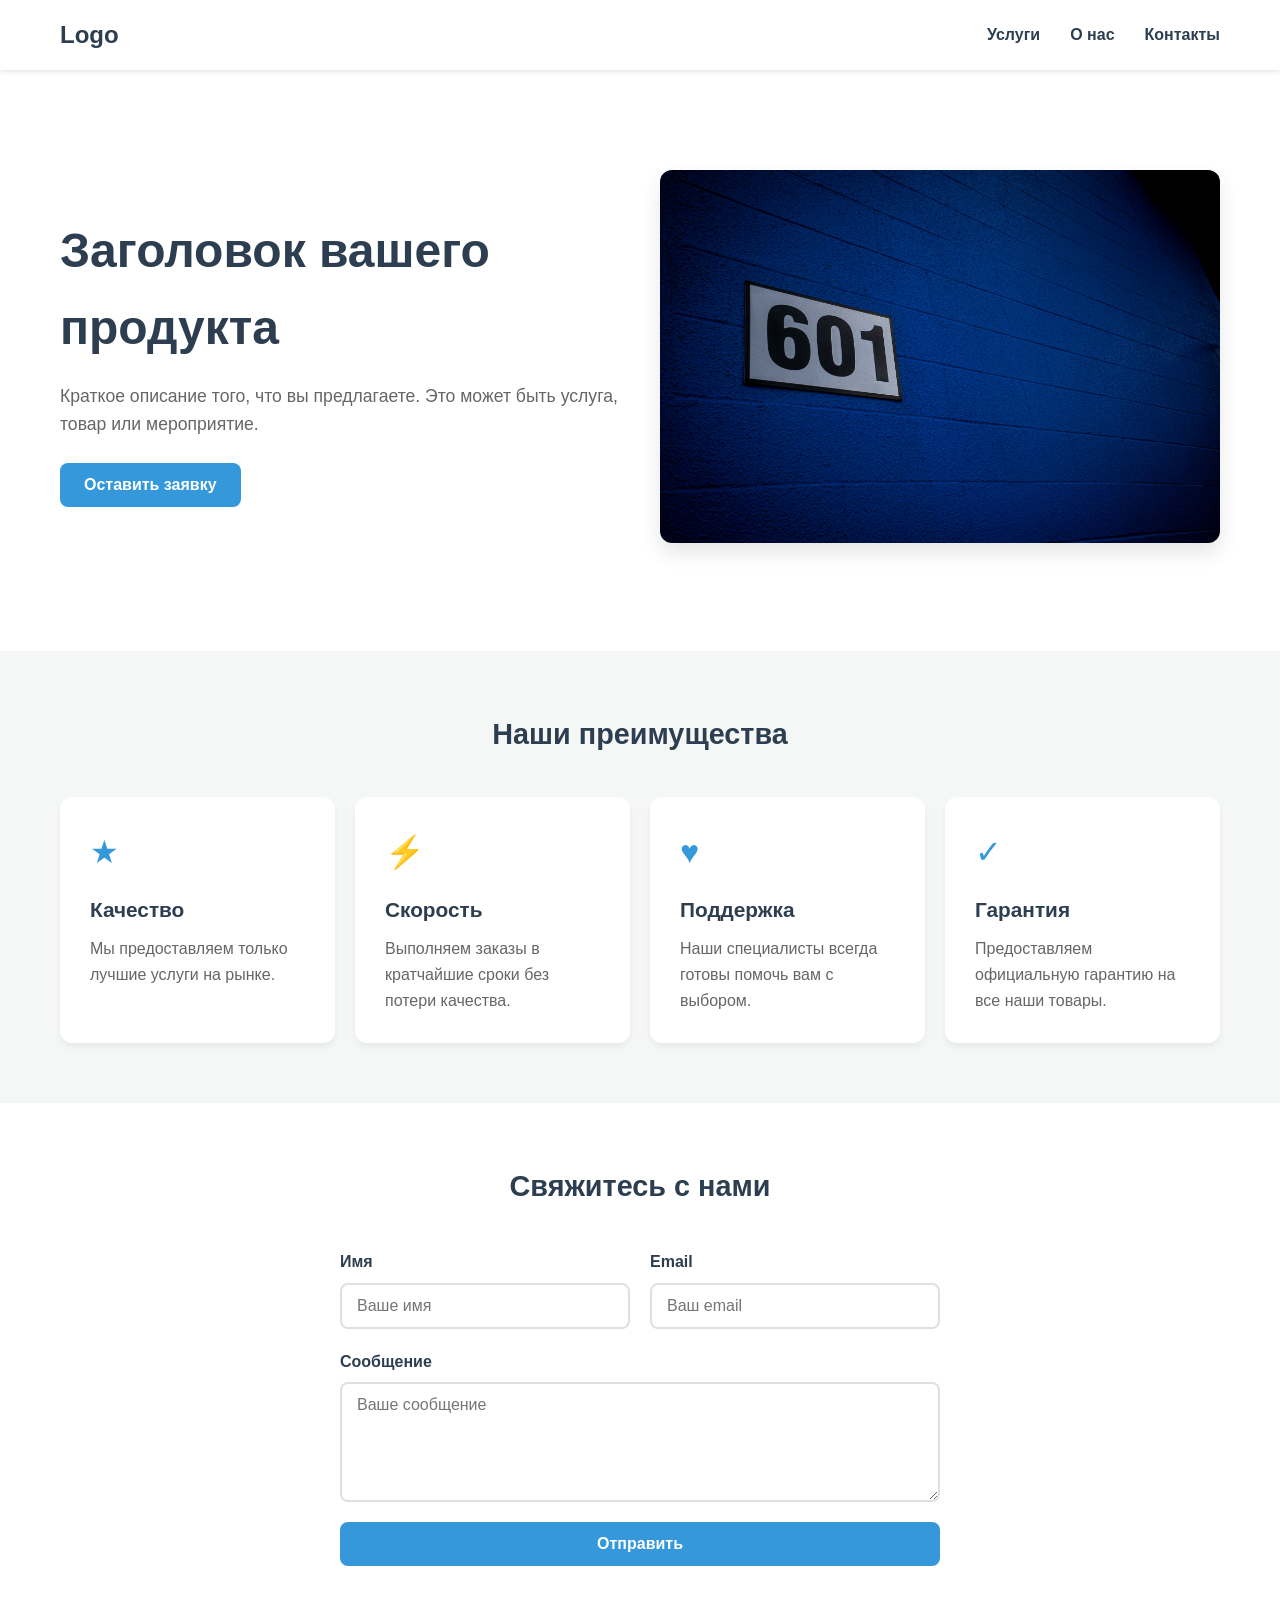
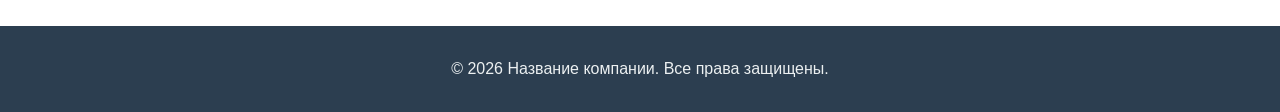
<file: task2/index.html>
<!DOCTYPE html>
<html lang="ru">
<head>
    <meta charset="utf-8">
    <meta name="viewport" content="width=device-width, initial-scale=1.0">
    <title>Лендинг — Название проекта</title>
    <link rel="stylesheet" href="style.css">
</head>
<body>
    <!-- Шапка -->
    <header class="header">
        <div class="container header__container">
            <a href="#" class="logo">Logo</a>
            
            <!-- Бургер для мобильных (визуальный) -->
            <div class="burger">
                <span></span>
                <span></span>
                <span></span>
            </div>

            <!-- Меню (на мобильных скрыто, на планшетах/десктопах flex) -->
            <nav class="nav">
                <a href="#features" class="nav__link">Услуги</a>
                <a href="#about" class="nav__link">О нас</a>
                <a href="#contacts" class="nav__link">Контакты</a>
            </nav>
        </div>
    </header>

    <main>
        <!-- Герой-секция -->
        <section class="hero">
            <div class="container hero__container">
                <div class="hero__content">
                    <h1 class="hero__title">Заголовок вашего продукта</h1>
                    <p class="hero__text">Краткое описание того, что вы предлагаете. Это может быть услуга, товар или мероприятие.</p>
                    <button class="btn btn--primary">Оставить заявку</button>
                </div>
                <div class="hero__image">
                    <img src="hero.jpg" alt="Изображение продукта">
                </div>
            </div>
        </section>

        <!-- Карточки услуг/товаров -->
        <section class="features" id="features">
            <div class="container">
                <h2 class="section-title">Наши преимущества</h2>
                <div class="features__grid">
                    <!-- Карточка 1 -->
                    <article class="card">
                        <div class="card__icon">★</div>
                        <h3 class="card__title">Качество</h3>
                        <p class="card__text">Мы предоставляем только лучшие услуги на рынке.</p>
                    </article>
                    <!-- Карточка 2 -->
                    <article class="card">
                        <div class="card__icon">⚡</div>
                        <h3 class="card__title">Скорость</h3>
                        <p class="card__text">Выполняем заказы в кратчайшие сроки без потери качества.</p>
                    </article>
                    <!-- Карточка 3 -->
                    <article class="card">
                        <div class="card__icon">♥</div>
                        <h3 class="card__title">Поддержка</h3>
                        <p class="card__text">Наши специалисты всегда готовы помочь вам с выбором.</p>
                    </article>
                    <!-- Карточка 4 -->
                    <article class="card">
                        <div class="card__icon">✓</div>
                        <h3 class="card__title">Гарантия</h3>
                        <p class="card__text">Предоставляем официальную гарантию на все наши товары.</p>
                    </article>
                </div>
            </div>
        </section>

        <!-- Форма обратной связи -->
        <section class="contact" id="contacts">
            <div class="container">
                <h2 class="section-title">Свяжитесь с нами</h2>
                <form class="contact__form">
                    <div class="form-group">
                        <label for="name" class="form-label">Имя</label>
                        <input type="text" id="name" class="form-input" placeholder="Ваше имя" required>
                    </div>
                    <div class="form-group">
                        <label for="email" class="form-label">Email</label>
                        <input type="email" id="email" class="form-input" placeholder="Ваш email" required>
                    </div>
                    <div class="form-group form-group--full">
                        <label for="message" class="form-label">Сообщение</label>
                        <textarea id="message" class="form-input form-textarea" placeholder="Ваше сообщение" required></textarea>
                    </div>
                    <button type="submit" class="btn btn--primary form-group--full">Отправить</button>
                </form>
            </div>
        </section>
    </main>

    <!-- Футер -->
    <footer class="footer">
        <div class="container footer__container">
            <p>&copy; 2026 Название компании. Все права защищены.</p>
        </div>
    </footer>
</body>
</html>
</file>
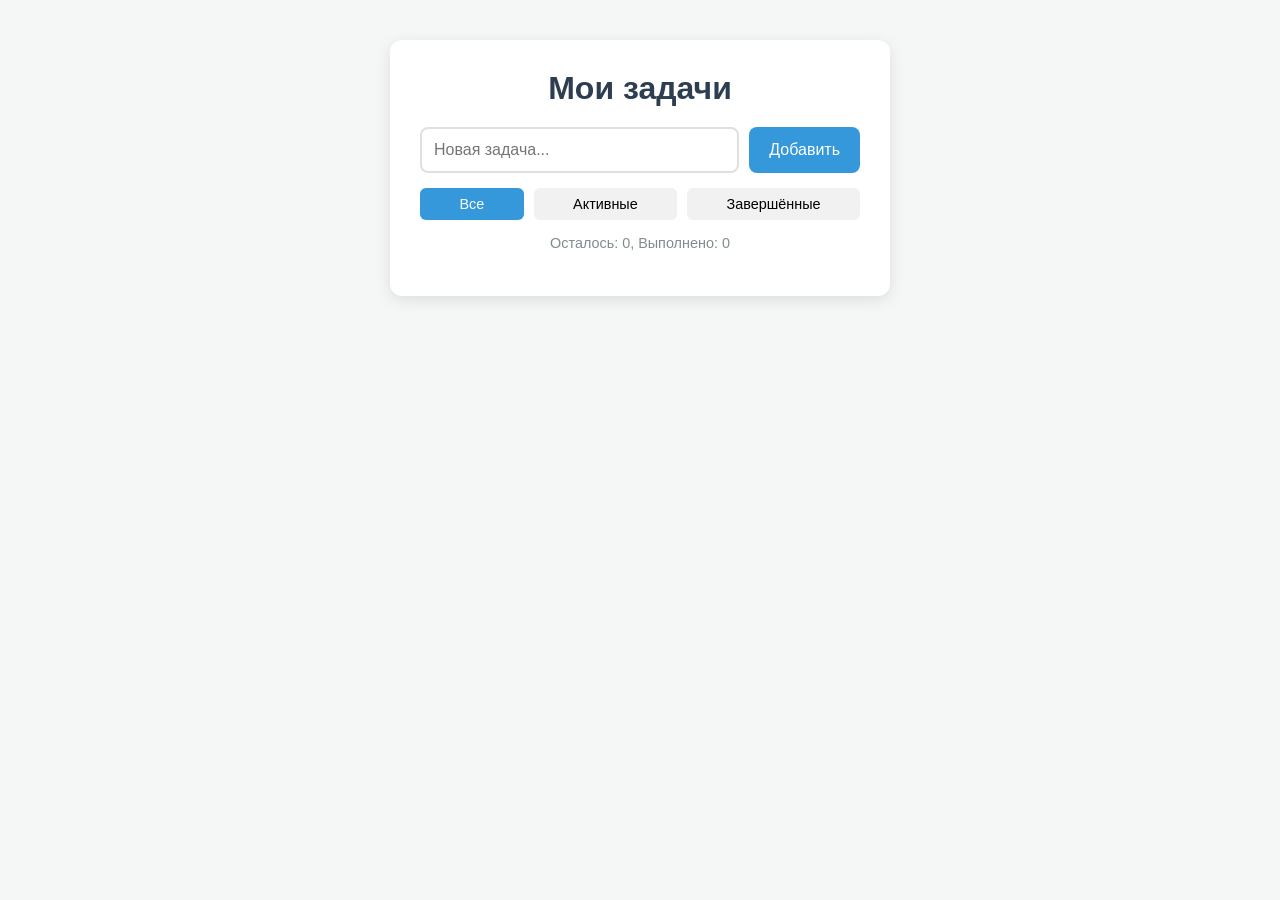
<file: task3/index.html>
<!DOCTYPE html>
<html lang="ru">
<head>
    <meta charset="utf-8">
    <meta name="viewport" content="width=device-width, initial-scale=1.0">
    <title>Todo List</title>
    <link rel="stylesheet" href="style.css">
    <!-- defer загружает скрипт после того, как HTML будет полностью прочитан -->
    <script src="script.js" defer></script>
</head>
<body>
    <div class="app">
        <h1>Мои задачи</h1>

        <!-- Поле ввода и кнопка -->
        <div class="input-group">
            <input type="text" id="taskInput" placeholder="Новая задача...">
            <button id="addBtn">Добавить</button>
        </div>

        <!-- Фильтры -->
        <div class="filters">
            <button class="filter-btn active" data-filter="all">Все</button>
            <button class="filter-btn" data-filter="active">Активные</button>
            <button class="filter-btn" data-filter="completed">Завершённые</button>
        </div>

        <!-- Счётчик -->
        <div class="counter" id="counter">Осталось: 0, Выполнено: 0</div>

        <!-- Список задач (пустой, заполняется через JS) -->
        <ul class="task-list" id="taskList"></ul>
    </div>
</body>
</html>
</file>
<file: task2/style.css>
/* --- ГЛОБАЛЬНЫЕ СТИЛИ (Mobile First) --- */
* {
    box-sizing: border-box;
    margin: 0;
    padding: 0;
}

body {
    font-family: 'Segoe UI', Tahoma, Geneva, Verdana, sans-serif;
    line-height: 1.6;
    color: #333;
    background-color: #f9f9f9;
}

/* Общий контейнер для центрирования контента */
.container {
    width: 100%;
    padding: 0 20px;
    margin: 0 auto;
    max-width: 1200px;
}

/* Кнопки */
.btn {
    display: inline-flex; /* Flexbox для выравнивания текста внутри */
    align-items: center;
    justify-content: center;
    min-height: 44px; /* Требование touch-friendly (не менее 44px) */
    padding: 10px 24px;
    border: none;
    border-radius: 8px;
    font-size: 1rem;
    font-weight: 600;
    cursor: pointer;
    transition: background-color 0.3s ease, transform 0.2s ease; /* Плавный переход */
    text-decoration: none;
}

.btn--primary {
    background-color: #3498db;
    color: #fff;
}

.btn--primary:hover {
    background-color: #2980b9;
    transform: scale(1.02); /* Плавный переход для кнопки */
}

/* --- ШАПКА --- */
.header {
    background-color: #fff;
    box-shadow: 0 2px 4px rgba(0,0,0,0.1);
    position: sticky;
    top: 0;
    z-index: 100;
}

.header__container {
    display: flex; /* Flexbox для шапки */
    justify-content: space-between;
    align-items: center;
    height: 70px;
}

.logo {
    font-size: 1.5rem;
    font-weight: 700;
    color: #2c3e50;
    text-decoration: none;
}

/* Бургер-меню (визуальный) */
.burger {
    display: flex; /* Flexbox для линий бургера */
    flex-direction: column;
    gap: 5px;
    cursor: pointer;
    padding: 10px; /* Увеличиваем область клика */
}

.burger span {
    display: block;
    width: 25px;
    height: 3px;
    background-color: #2c3e50;
    border-radius: 2px;
    transition: 0.3s;
}

/* Скрываем обычное меню на мобильных */
.nav {
    display: none;
}

/* --- ГЕРОЙ-СЕКЦИЯ --- */
.hero {
    padding: 60px 0;
    background-color: #fff;
}

.hero__container {
    display: grid; /* CSS Grid для макро-разметки */
    grid-template-columns: 1fr;
    gap: 40px;
    align-items: center;
}

.hero__title {
    font-size: 2rem;
    margin-bottom: 15px;
    color: #2c3e50;
}

.hero__text {
    font-size: 1.1rem;
    margin-bottom: 25px;
    color: #666;
}

.hero__image img {
    width: 100%;
    height: auto;
    border-radius: 12px;
    box-shadow: 0 10px 20px rgba(0,0,0,0.1);
}

/* --- СЕКЦИЯ КАРТОЧЕК --- */
.features {
    padding: 60px 0;
    background-color: #f4f7f6;
}

.section-title {
    text-align: center;
    font-size: 1.8rem;
    margin-bottom: 40px;
    color: #2c3e50;
}

.features__grid {
    display: grid; /* CSS Grid для сетки карточек */
    grid-template-columns: 1fr;
    gap: 20px;
}

.card {
    background-color: #fff;
    padding: 30px;
    border-radius: 12px;
    box-shadow: 0 4px 6px rgba(0,0,0,0.05);
    display: flex; /* Flexbox для содержимого карточки */
    flex-direction: column;
    align-items: flex-start;
    transition: transform 0.3s ease, box-shadow 0.3s ease;
}

.card:hover {
    transform: translateY(-5px);
    box-shadow: 0 8px 15px rgba(0,0,0,0.1);
}

.card__icon {
    font-size: 2rem;
    color: #3498db;
    margin-bottom: 15px;
}

.card__title {
    font-size: 1.3rem;
    margin-bottom: 10px;
    color: #2c3e50;
}

.card__text {
    color: #666;
}

/* --- ФОРМА ОБРАТНОЙ СВЯЗИ --- */
.contact {
    padding: 60px 0;
    background-color: #fff;
}

.contact__form {
    display: flex; /* Flexbox для формы */
    flex-direction: column;
    gap: 20px;
    max-width: 600px;
    margin: 0 auto;
}

.form-group {
    display: flex;
    flex-direction: column;
    gap: 8px;
}

.form-label {
    font-weight: 600;
    color: #2c3e50;
}

.form-input {
    min-height: 44px; /* Touch-friendly */
    padding: 12px 15px;
    border: 2px solid #e0e0e0;
    border-radius: 8px;
    font-size: 1rem;
    font-family: inherit;
    transition: border-color 0.3s ease, box-shadow 0.3s ease;
}

.form-input:focus {
    outline: none;
    border-color: #3498db;
    box-shadow: 0 0 0 3px rgba(52, 152, 219, 0.2);
}

.form-textarea {
    min-height: 120px;
    resize: vertical;
}

/* --- ФУТЕР --- */
.footer {
    padding: 30px 0;
    background-color: #2c3e50;
    color: #ecf0f1;
    text-align: center;
}

/* =========================================
   МЕДИАЗАПРОСЫ (Mobile First)
   ========================================= */

/* Планшет: от 768px до 1199px */
@media (min-width: 768px) {
    /* Показываем меню, скрываем бургер */
    .burger {
        display: none;
    }

    .nav {
        display: flex; /* Flexbox для навигации */
        gap: 30px;
    }

    .nav__link {
        color: #2c3e50;
        text-decoration: none;
        font-weight: 600;
        transition: color 0.3s ease;
    }

    .nav__link:hover {
        color: #3498db;
    }

    /* Сетка карточек в 2 колонки */
    .features__grid {
        grid-template-columns: repeat(2, 1fr);
    }

    /* Форма в две колонки */
    .contact__form {
        display: grid;
        grid-template-columns: 1fr 1fr;
        gap: 20px;
    }

    .form-group--full {
        grid-column: span 2; /* Растягиваем на всю ширину */
    }

    .hero__title {
        font-size: 2.5rem;
    }
}

/* Десктоп: от 1200px */
@media (min-width: 1200px) {
    /* Сетка карточек в 4 колонки */
    .features__grid {
        grid-template-columns: repeat(4, 1fr);
    }

    /* Герой-секция в две колонки */
    .hero__container {
        grid-template-columns: 1fr 1fr;
    }

    .hero {
        padding: 100px 0;
    }

    .hero__title {
        font-size: 3rem;
    }
}
</file>
<file: task3/style.css>
* {
    box-sizing: border-box;
    margin: 0;
    padding: 0;
}

body {
    font-family: 'Segoe UI', Tahoma, Geneva, Verdana, sans-serif;
    background-color: #f4f7f6;
    display: flex;
    justify-content: center;
    padding: 40px 20px;
    color: #333;
}

.app {
    background-color: #fff;
    width: 100%;
    max-width: 500px;
    padding: 30px;
    border-radius: 12px;
    box-shadow: 0 4px 15px rgba(0, 0, 0, 0.1);
}

h1 {
    text-align: center;
    margin-bottom: 20px;
    color: #2c3e50;
}

.input-group {
    display: flex;
    gap: 10px;
    margin-bottom: 15px;
}

#taskInput {
    flex-grow: 1;
    padding: 12px;
    border: 2px solid #e0e0e0;
    border-radius: 8px;
    font-size: 1rem;
    outline: none;
    transition: border-color 0.3s;
}

#taskInput:focus {
    border-color: #3498db;
}

#addBtn {
    padding: 12px 20px;
    background-color: #3498db;
    color: #fff;
    border: none;
    border-radius: 8px;
    font-size: 1rem;
    cursor: pointer;
    transition: background-color 0.3s;
}

#addBtn:hover {
    background-color: #2980b9;
}

.filters {
    display: flex;
    gap: 10px;
    margin-bottom: 15px;
}

.filter-btn {
    flex-grow: 1;
    padding: 8px;
    background-color: #f1f1f1;
    border: none;
    border-radius: 6px;
    cursor: pointer;
    font-size: 0.9rem;
    transition: background-color 0.3s, color 0.3s;
}

.filter-btn.active {
    background-color: #3498db;
    color: #fff;
}

.counter {
    font-size: 0.9rem;
    color: #7f8c8d;
    margin-bottom: 15px;
    text-align: center;
}

.task-list {
    list-style: none;
    display: flex;
    flex-direction: column;
    gap: 10px;
}

.task-item {
    display: flex;
    justify-content: space-between;
    align-items: center;
    padding: 12px 15px;
    background-color: #f9f9f9;
    border-radius: 8px;
    border-left: 4px solid #3498db;
}

/* Требуемый стиль для выполненных задач */
.task-item.completed {
    text-decoration: line-through;
    opacity: 0.6;
    border-left-color: #bdc3c7;
}

.task-actions {
    display: flex;
    gap: 8px;
}

.task-actions button {
    padding: 6px 10px;
    border: none;
    border-radius: 6px;
    cursor: pointer;
    font-size: 0.8rem;
    transition: opacity 0.3s;
}

.task-actions button:hover {
    opacity: 0.8;
}

.toggle-btn {
    background-color: #2ecc71;
    color: #fff;
}

.delete-btn {
    background-color: #e74c3c;
    color: #fff;
}
</file>
